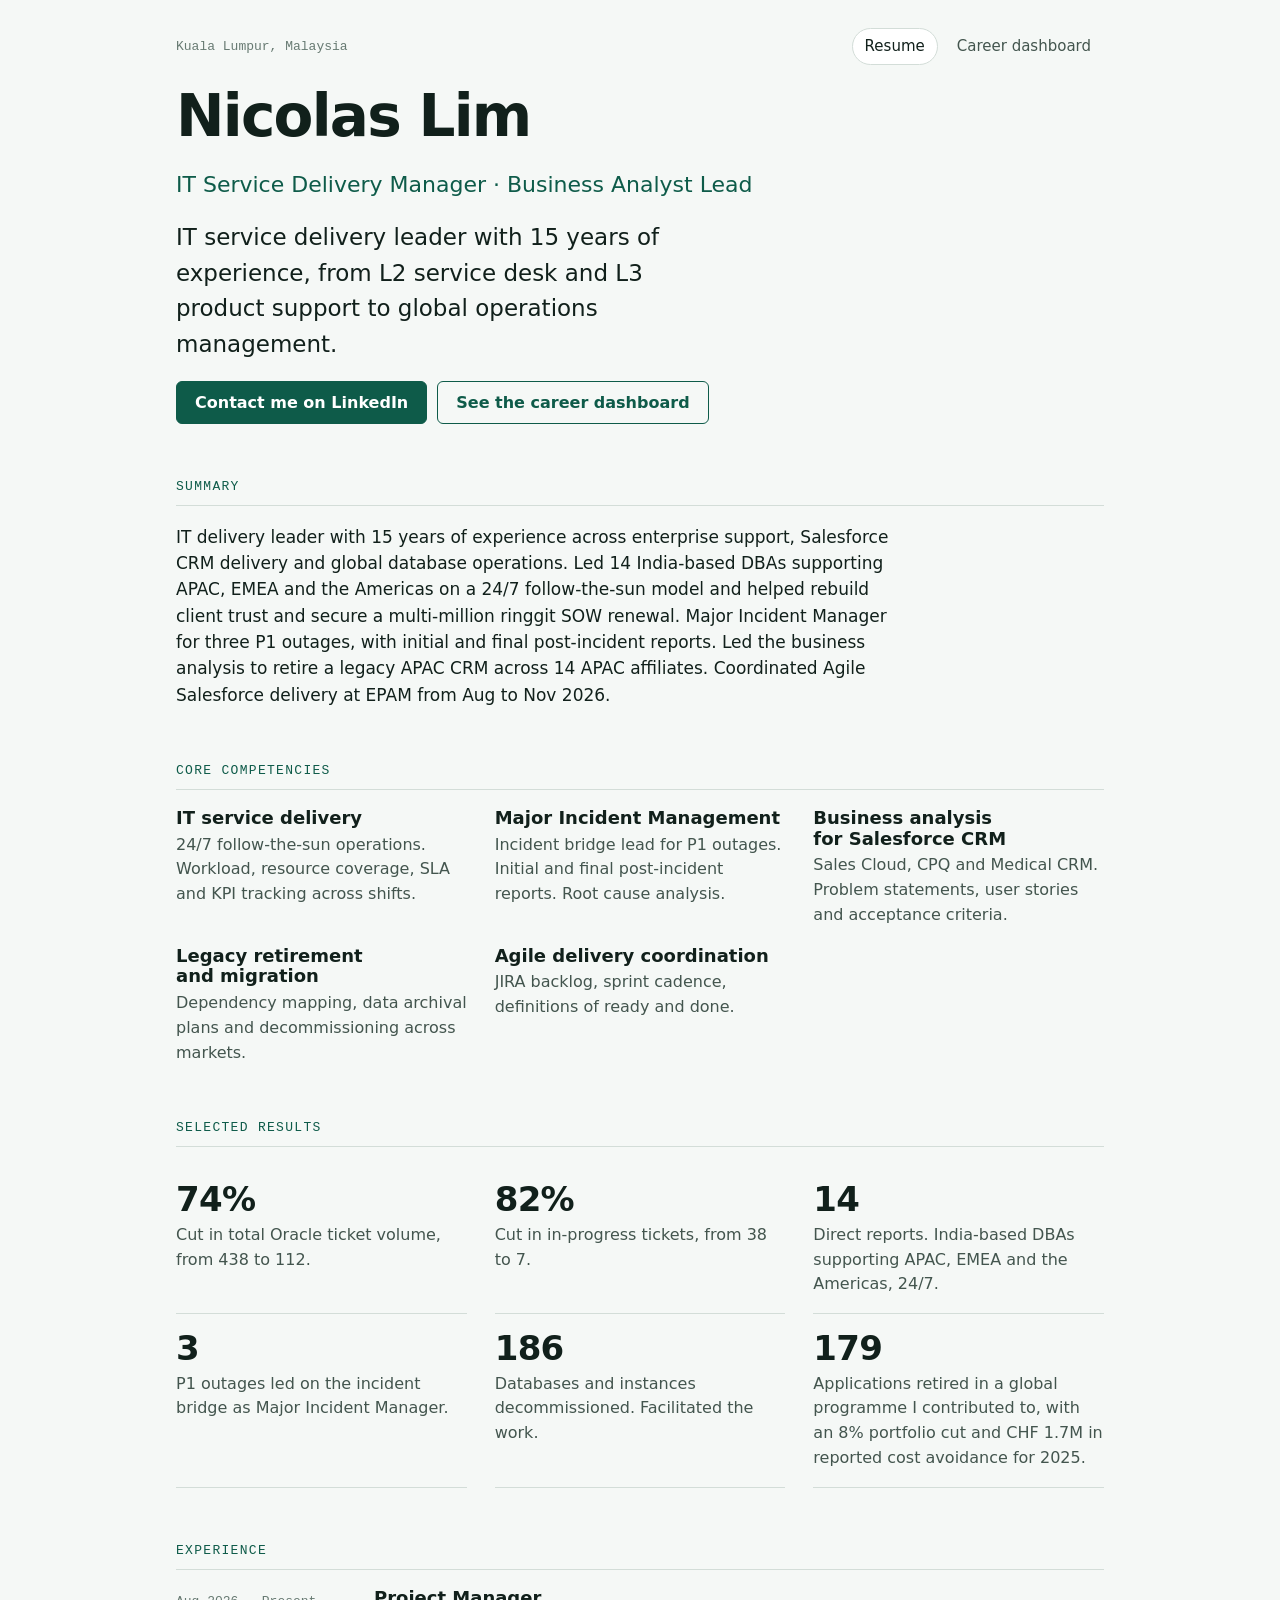
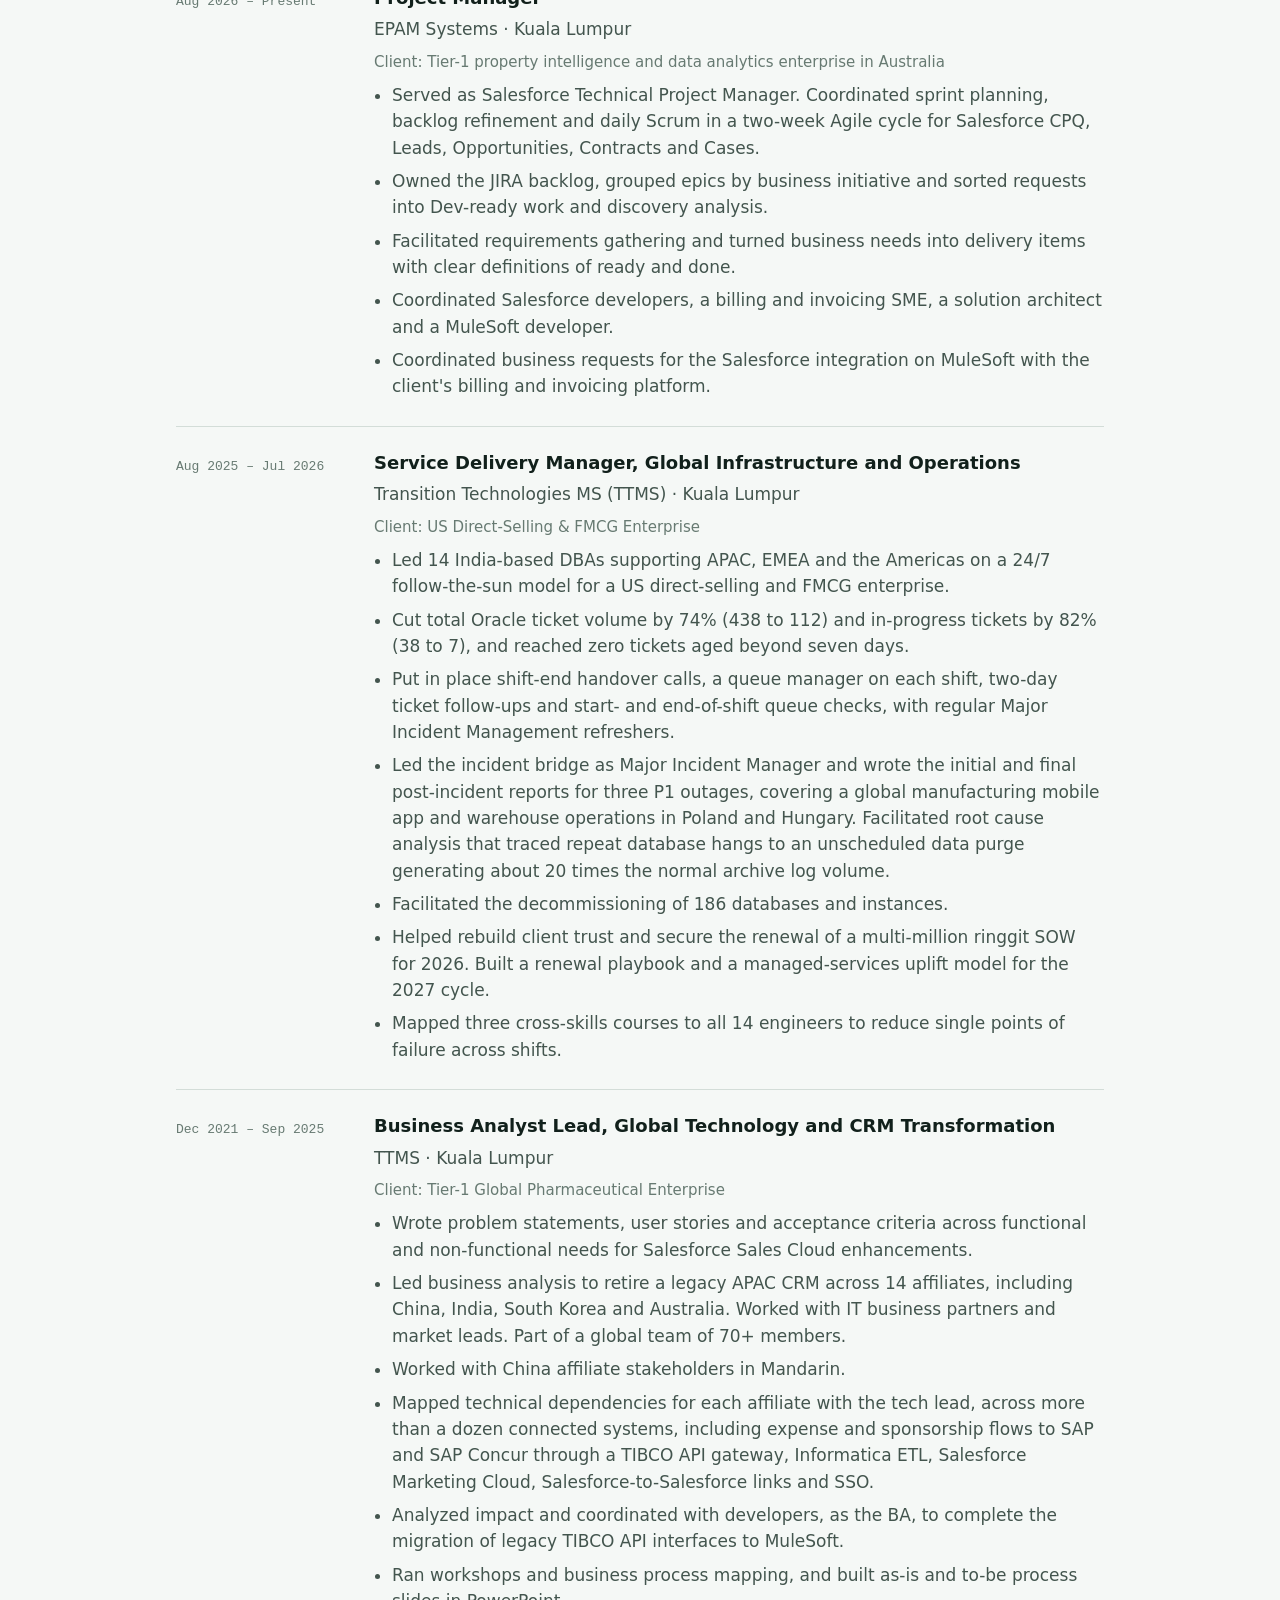
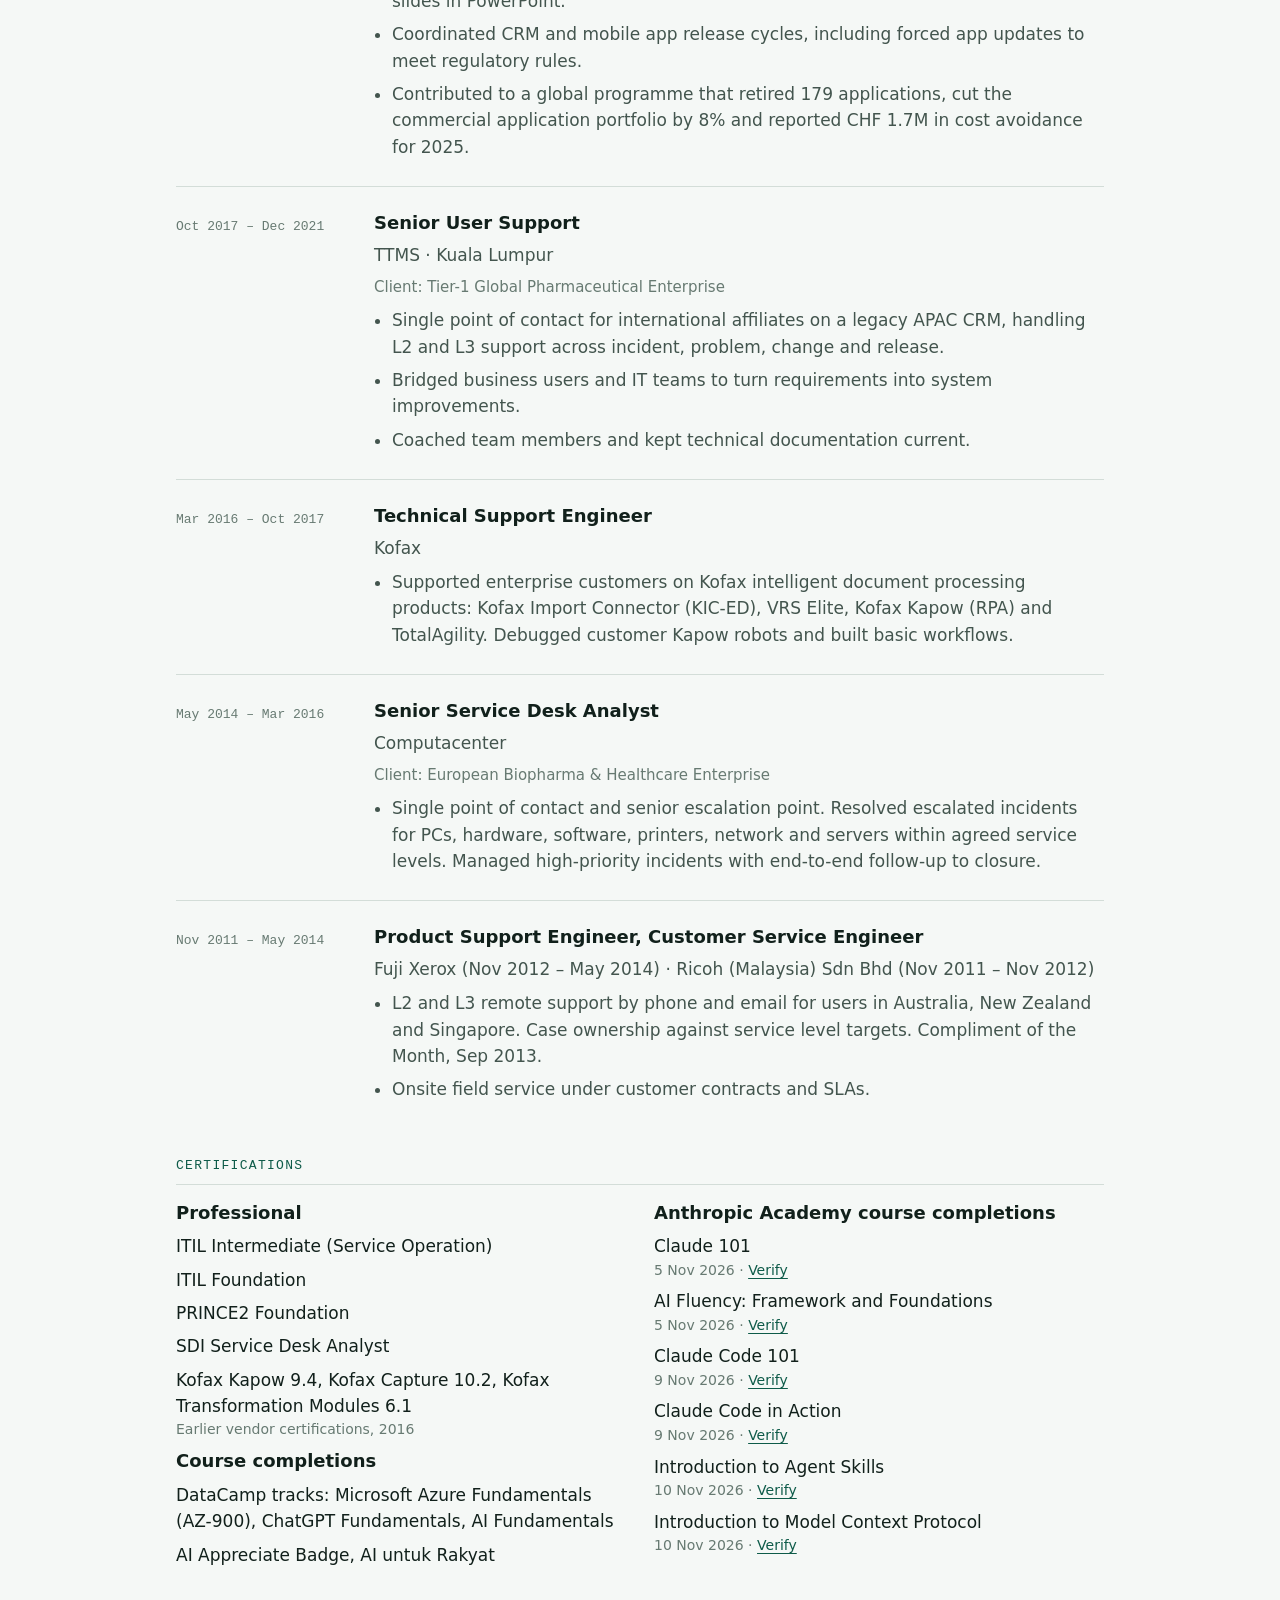
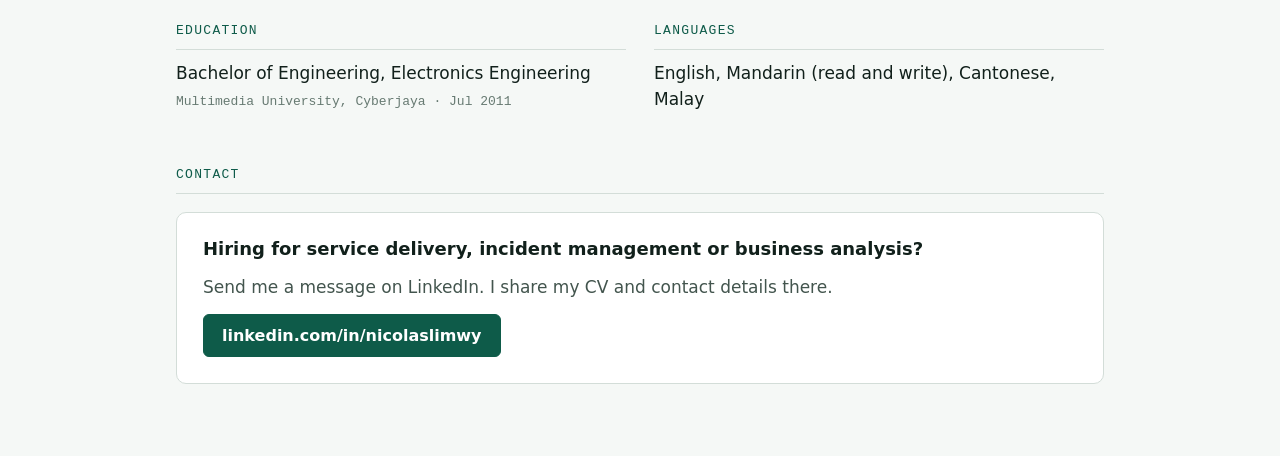
<file: docs/index.html>
<!doctype html>
<!-- Content follows the master CV. Update the master CV first, then this file. -->
<html lang="en">
<head>
<meta charset="utf-8">
<meta name="viewport" content="width=device-width, initial-scale=1, viewport-fit=cover">
<meta http-equiv="Content-Security-Policy" content="default-src 'none'; style-src 'self'; img-src 'self'; script-src 'none'; base-uri 'none'; form-action 'none'">
<meta name="referrer" content="no-referrer">
<title>Nicolas Lim Resume</title>
<meta name="description" content="Nicolas Lim. IT Service Delivery Manager and Business Analyst Lead, Kuala Lumpur.">
<link rel="stylesheet" href="assets/site.css">
</head>
<body>
<div class="wrap">
  <header>
    <div class="topnav">
      <span class="mono">Kuala Lumpur, Malaysia</span>
      <nav aria-label="Pages"><a href="index.html" aria-current="page">Resume</a><a href="dashboard.html">Career dashboard</a></nav>
    </div>
    <h1>Nicolas Lim</h1>
    <span class="role">IT Service Delivery Manager · Business Analyst Lead</span>
    <p class="core">IT service delivery leader with 15 years of experience, from L2 service desk and L3 product support to global operations management.</p>
    <div class="cta">
      <a class="btn pri" href="https://www.linkedin.com/in/nicolaslimwy" target="_blank" rel="noopener noreferrer">Contact me on LinkedIn</a>
      <a class="btn sec" href="dashboard.html">See the career dashboard</a>
    </div>
  </header>

  <section>
    <h2>Summary</h2>
    <p>IT delivery leader with 15 years of experience across enterprise support, Salesforce CRM delivery and global database operations. Led 14 India-based DBAs supporting APAC, EMEA and the Americas on a 24/7 follow-the-sun model and helped rebuild client trust and secure a multi-million ringgit SOW renewal. Major Incident Manager for three P1 outages, with initial and final post-incident reports. Led the business analysis to retire a legacy APAC CRM across 14 APAC affiliates. Coordinated Agile Salesforce delivery at EPAM from Aug to Nov 2026.</p>
  </section>

  <section>
    <h2>Core competencies</h2>
    <div class="comp">
      <div><h3>IT service delivery</h3><p>24/7 follow-the-sun operations. Workload, resource coverage, SLA and KPI tracking across shifts.</p></div>
      <div><h3>Major Incident Management</h3><p>Incident bridge lead for P1 outages. Initial and final post-incident reports. Root cause analysis.</p></div>
      <div><h3>Business analysis for Salesforce CRM</h3><p>Sales Cloud, CPQ and Medical CRM. Problem statements, user stories and acceptance criteria.</p></div>
      <div><h3>Legacy retirement and migration</h3><p>Dependency mapping, data archival plans and decommissioning across markets.</p></div>
      <div><h3>Agile delivery coordination</h3><p>JIRA backlog, sprint cadence, definitions of ready and done.</p></div>
    </div>
  </section>

  <section>
    <h2>Selected results</h2>
    <div class="results">
      <div class="res"><b>74%</b><span>Cut in total Oracle ticket volume, from 438 to 112.</span></div>
      <div class="res"><b>82%</b><span>Cut in in-progress tickets, from 38 to 7.</span></div>
      <div class="res"><b>14</b><span>Direct reports. India-based DBAs supporting APAC, EMEA and the Americas, 24/7.</span></div>
      <div class="res"><b>3</b><span>P1 outages led on the incident bridge as Major Incident Manager.</span></div>
      <div class="res"><b>186</b><span>Databases and instances decommissioned. Facilitated the work.</span></div>
      <div class="res"><b>179</b><span>Applications retired in a global programme I contributed to, with an 8% portfolio cut and CHF 1.7M in reported cost avoidance for 2025.</span></div>
    </div>
  </section>

  <section>
    <h2>Experience</h2>
    <div class="jobs">
      <div class="job">
        <span class="mono when">Aug 2026 – Present</span>
        <div class="body">
          <h3>Project Manager</h3>
          <span class="org">EPAM Systems · Kuala Lumpur</span>
          <span class="client">Client: Tier-1 property intelligence and data analytics enterprise in Australia</span>
          <ul>
            <li>Served as Salesforce Technical Project Manager. Coordinated sprint planning, backlog refinement and daily Scrum in a two-week Agile cycle for Salesforce CPQ, Leads, Opportunities, Contracts and Cases.</li>
            <li>Owned the JIRA backlog, grouped epics by business initiative and sorted requests into Dev-ready work and discovery analysis.</li>
            <li>Facilitated requirements gathering and turned business needs into delivery items with clear definitions of ready and done.</li>
            <li>Coordinated Salesforce developers, a billing and invoicing SME, a solution architect and a MuleSoft developer.</li>
            <li>Coordinated business requests for the Salesforce integration on MuleSoft with the client's billing and invoicing platform.</li>
          </ul>
        </div>
      </div>
      <div class="job">
        <span class="mono when">Aug 2025 – Jul 2026</span>
        <div class="body">
          <h3>Service Delivery Manager, Global Infrastructure and Operations</h3>
          <span class="org">Transition Technologies MS (TTMS) · Kuala Lumpur</span>
          <span class="client">Client: US Direct-Selling &amp; FMCG Enterprise</span>
          <ul>
            <li>Led 14 India-based DBAs supporting APAC, EMEA and the Americas on a 24/7 follow-the-sun model for a US direct-selling and FMCG enterprise.</li>
            <li>Cut total Oracle ticket volume by 74% (438 to 112) and in-progress tickets by 82% (38 to 7), and reached zero tickets aged beyond seven days.</li>
            <li>Put in place shift-end handover calls, a queue manager on each shift, two-day ticket follow-ups and start- and end-of-shift queue checks, with regular Major Incident Management refreshers.</li>
            <li>Led the incident bridge as Major Incident Manager and wrote the initial and final post-incident reports for three P1 outages, covering a global manufacturing mobile app and warehouse operations in Poland and Hungary. Facilitated root cause analysis that traced repeat database hangs to an unscheduled data purge generating about 20 times the normal archive log volume.</li>
            <li>Facilitated the decommissioning of 186 databases and instances.</li>
            <li>Helped rebuild client trust and secure the renewal of a multi-million ringgit SOW for 2026. Built a renewal playbook and a managed-services uplift model for the 2027 cycle.</li>
            <li>Mapped three cross-skills courses to all 14 engineers to reduce single points of failure across shifts.</li>
          </ul>
        </div>
      </div>
      <div class="job">
        <span class="mono when">Dec 2021 – Sep 2025</span>
        <div class="body">
          <h3>Business Analyst Lead, Global Technology and CRM Transformation</h3>
          <span class="org">TTMS · Kuala Lumpur</span>
          <span class="client">Client: Tier-1 Global Pharmaceutical Enterprise</span>
          <ul>
            <li>Wrote problem statements, user stories and acceptance criteria across functional and non-functional needs for Salesforce Sales Cloud enhancements.</li>
            <li>Led business analysis to retire a legacy APAC CRM across 14 affiliates, including China, India, South Korea and Australia. Worked with IT business partners and market leads. Part of a global team of 70+ members.</li>
            <li>Worked with China affiliate stakeholders in Mandarin.</li>
            <li>Mapped technical dependencies for each affiliate with the tech lead, across more than a dozen connected systems, including expense and sponsorship flows to SAP and SAP Concur through a TIBCO API gateway, Informatica ETL, Salesforce Marketing Cloud, Salesforce-to-Salesforce links and SSO.</li>
            <li>Analyzed impact and coordinated with developers, as the BA, to complete the migration of legacy TIBCO API interfaces to MuleSoft.</li>
            <li>Ran workshops and business process mapping, and built as-is and to-be process slides in PowerPoint.</li>
            <li>Coordinated CRM and mobile app release cycles, including forced app updates to meet regulatory rules.</li>
            <li>Contributed to a global programme that retired 179 applications, cut the commercial application portfolio by 8% and reported CHF 1.7M in cost avoidance for 2025.</li>
          </ul>
        </div>
      </div>
      <div class="job">
        <span class="mono when">Oct 2017 – Dec 2021</span>
        <div class="body">
          <h3>Senior User Support</h3>
          <span class="org">TTMS · Kuala Lumpur</span>
          <span class="client">Client: Tier-1 Global Pharmaceutical Enterprise</span>
          <ul>
            <li>Single point of contact for international affiliates on a legacy APAC CRM, handling L2 and L3 support across incident, problem, change and release.</li>
            <li>Bridged business users and IT teams to turn requirements into system improvements.</li>
            <li>Coached team members and kept technical documentation current.</li>
          </ul>
        </div>
      </div>
      <div class="job">
        <span class="mono when">Mar 2016 – Oct 2017</span>
        <div class="body">
          <h3>Technical Support Engineer</h3>
          <span class="org">Kofax</span>
          <ul><li>Supported enterprise customers on Kofax intelligent document processing products: Kofax Import Connector (KIC-ED), VRS Elite, Kofax Kapow (RPA) and TotalAgility. Debugged customer Kapow robots and built basic workflows.</li></ul>
        </div>
      </div>
      <div class="job">
        <span class="mono when">May 2014 – Mar 2016</span>
        <div class="body">
          <h3>Senior Service Desk Analyst</h3>
          <span class="org">Computacenter</span>
          <span class="client">Client: European Biopharma &amp; Healthcare Enterprise</span>
          <ul><li>Single point of contact and senior escalation point. Resolved escalated incidents for PCs, hardware, software, printers, network and servers within agreed service levels. Managed high-priority incidents with end-to-end follow-up to closure.</li></ul>
        </div>
      </div>
      <div class="job">
        <span class="mono when">Nov 2011 – May 2014</span>
        <div class="body">
          <h3>Product Support Engineer, Customer Service Engineer</h3>
          <span class="org">Fuji Xerox (Nov 2012 – May 2014) · Ricoh (Malaysia) Sdn Bhd (Nov 2011 – Nov 2012)</span>
          <ul>
            <li>L2 and L3 remote support by phone and email for users in Australia, New Zealand and Singapore. Case ownership against service level targets. Compliment of the Month, Sep 2013.</li>
            <li>Onsite field service under customer contracts and SLAs.</li>
          </ul>
        </div>
      </div>
    </div>
  </section>

  <section>
    <h2>Certifications</h2>
    <div class="two">
      <div>
        <h3>Professional</h3>
        <ul class="plain">
          <li>ITIL Intermediate (Service Operation)</li>
          <li>ITIL Foundation</li>
          <li>PRINCE2 Foundation</li>
          <li>SDI Service Desk Analyst</li>
          <li>Kofax Kapow 9.4, Kofax Capture 10.2, Kofax Transformation Modules 6.1<small>Earlier vendor certifications, 2016</small></li>
        </ul>
        <h3>Course completions</h3>
        <ul class="plain">
          <li>DataCamp tracks: Microsoft Azure Fundamentals (AZ-900), ChatGPT Fundamentals, AI Fundamentals</li>
          <li>AI Appreciate Badge, AI untuk Rakyat</li>
        </ul>
      </div>
      <div>
        <h3>Anthropic Academy course completions</h3>
        <ul class="plain">
          <li>Claude 101 <small>5 Nov 2026 · <a href="https://verify.skilljar.com/c/dugpzzp8sh53" target="_blank" rel="noopener noreferrer">Verify</a></small></li>
          <li>AI Fluency: Framework and Foundations <small>5 Nov 2026 · <a href="https://verify.skilljar.com/c/q8oi2emu27v9" target="_blank" rel="noopener noreferrer">Verify</a></small></li>
          <li>Claude Code 101 <small>9 Nov 2026 · <a href="https://verify.skilljar.com/c/c7dotvh4jbke" target="_blank" rel="noopener noreferrer">Verify</a></small></li>
          <li>Claude Code in Action <small>9 Nov 2026 · <a href="https://verify.skilljar.com/c/bjuuvcv8j7ks" target="_blank" rel="noopener noreferrer">Verify</a></small></li>
          <li>Introduction to Agent Skills <small>10 Nov 2026 · <a href="https://verify.skilljar.com/c/6nxxk6o7u3fu" target="_blank" rel="noopener noreferrer">Verify</a></small></li>
          <li>Introduction to Model Context Protocol <small>10 Nov 2026 · <a href="https://verify.skilljar.com/c/7mfjat5vmshj" target="_blank" rel="noopener noreferrer">Verify</a></small></li>
        </ul>
      </div>
    </div>
  </section>

  <section>
    <div class="two">
      <div>
        <h2>Education</h2>
        <p>Bachelor of Engineering, Electronics Engineering<br><span class="mono">Multimedia University, Cyberjaya · Jul 2011</span></p>
      </div>
      <div>
        <h2>Languages</h2>
        <p>English, Mandarin (read and write), Cantonese, Malay</p>
      </div>
    </div>
  </section>

  <section>
    <h2>Contact</h2>
    <div class="contact">
      <h3>Hiring for service delivery, incident management or business analysis?</h3>
      <p class="sub">Send me a message on LinkedIn. I share my CV and contact details there.</p>
      <div class="cta">
        <a class="btn pri" href="https://www.linkedin.com/in/nicolaslimwy" target="_blank" rel="noopener noreferrer">linkedin.com/in/nicolaslimwy</a>
      </div>
    </div>
  </section>
</div>
</body>
</html>
</file>
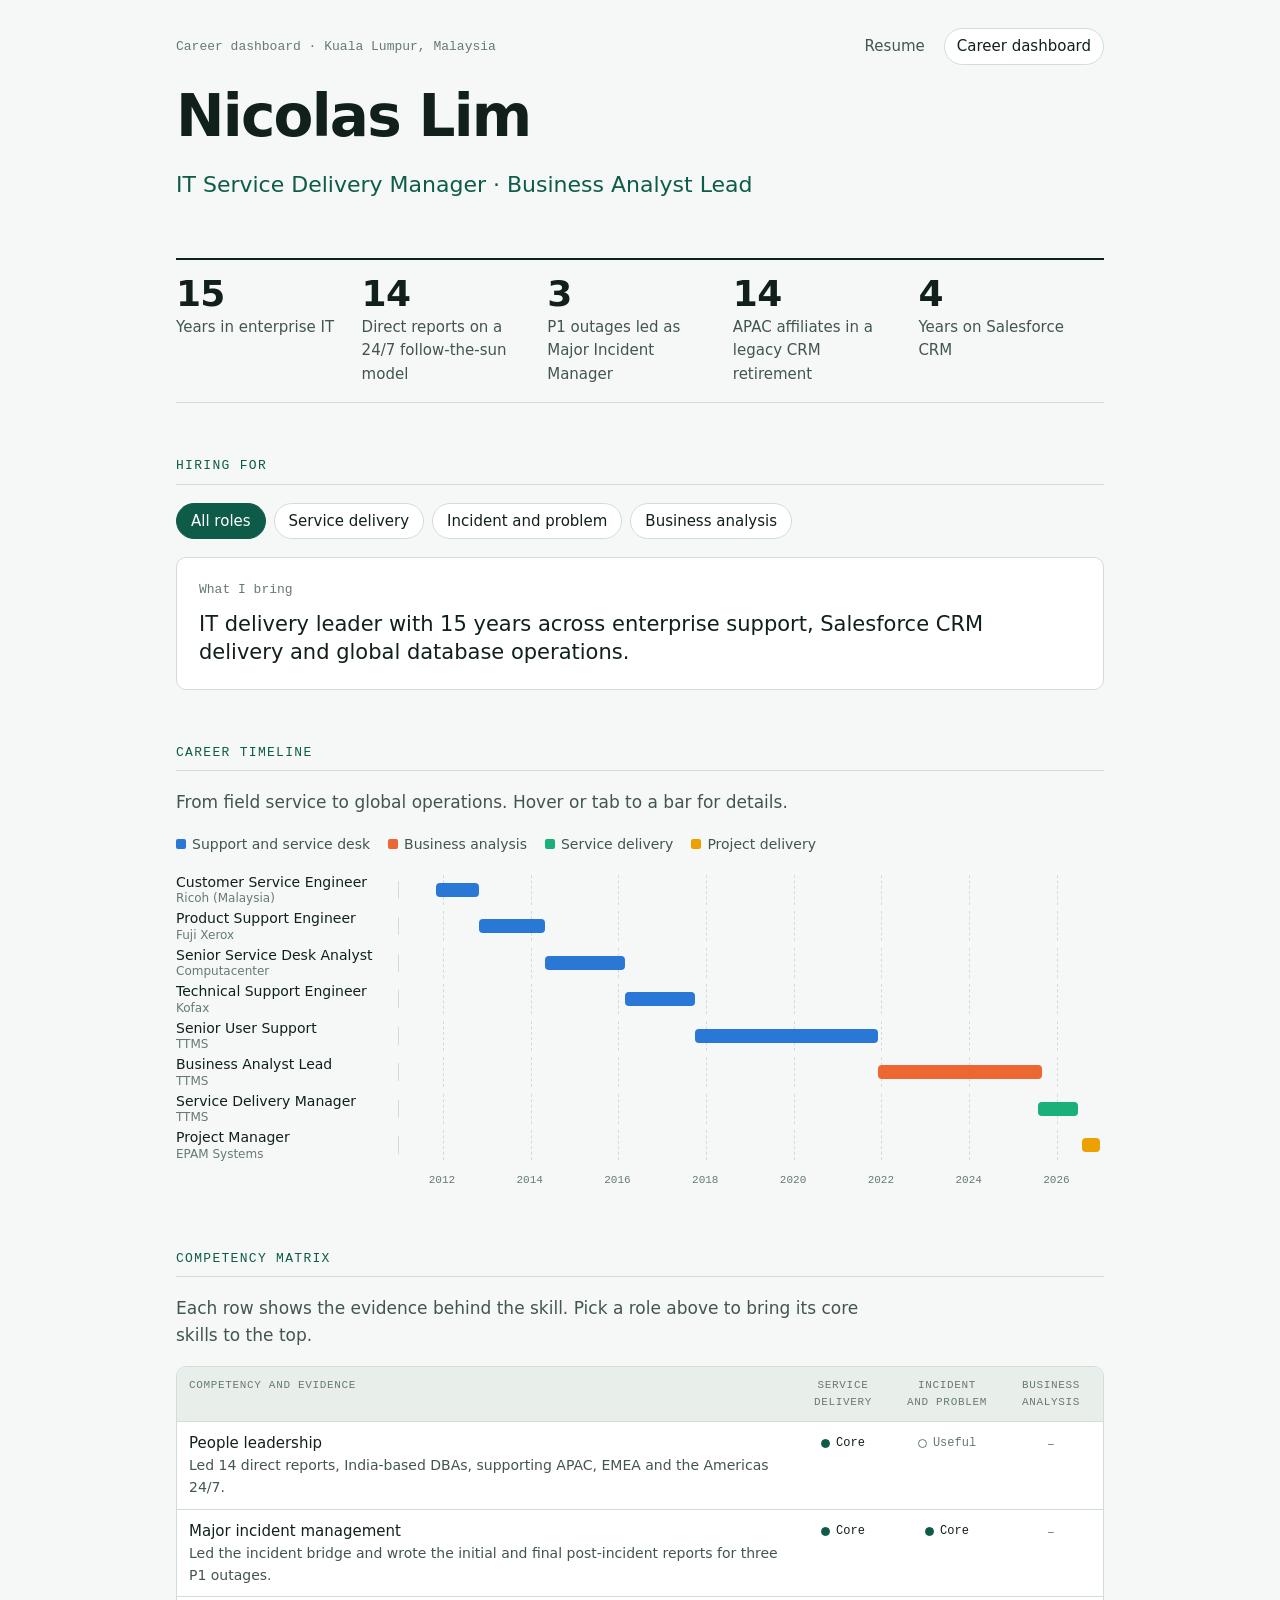
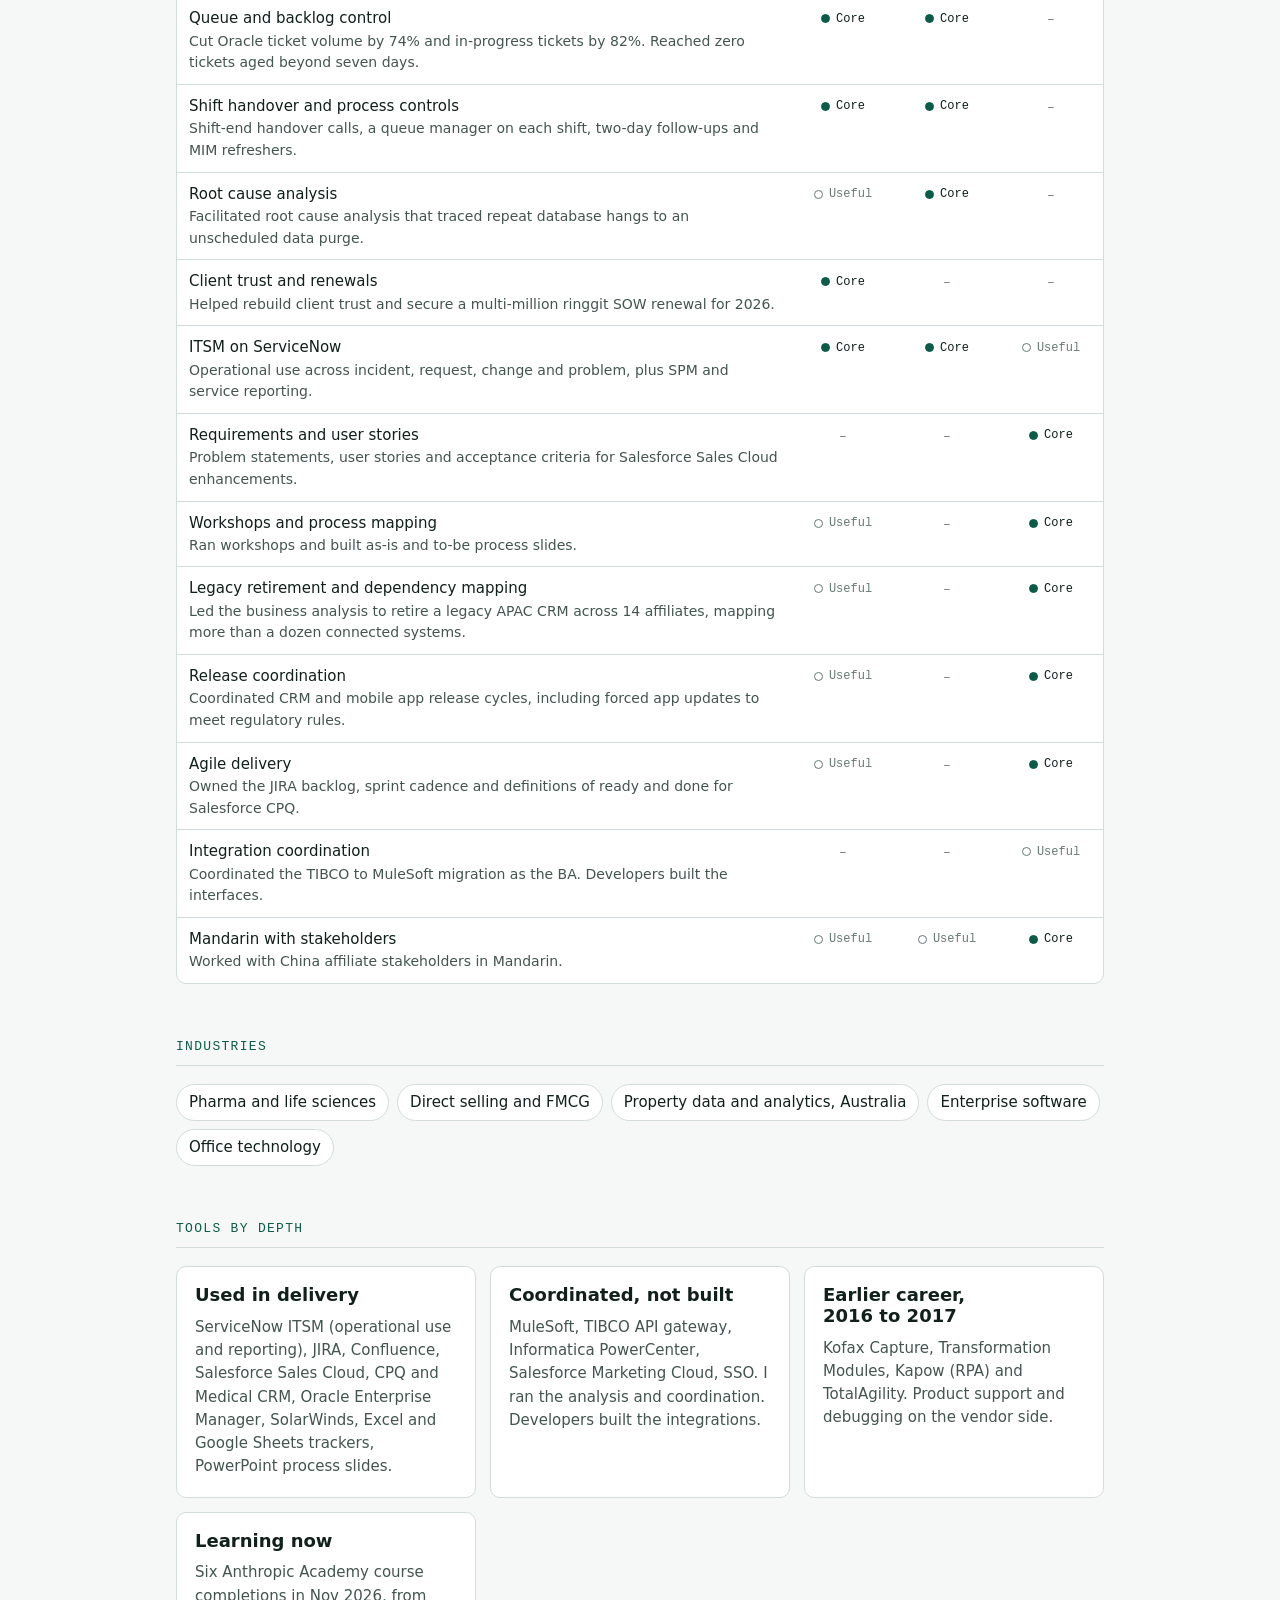
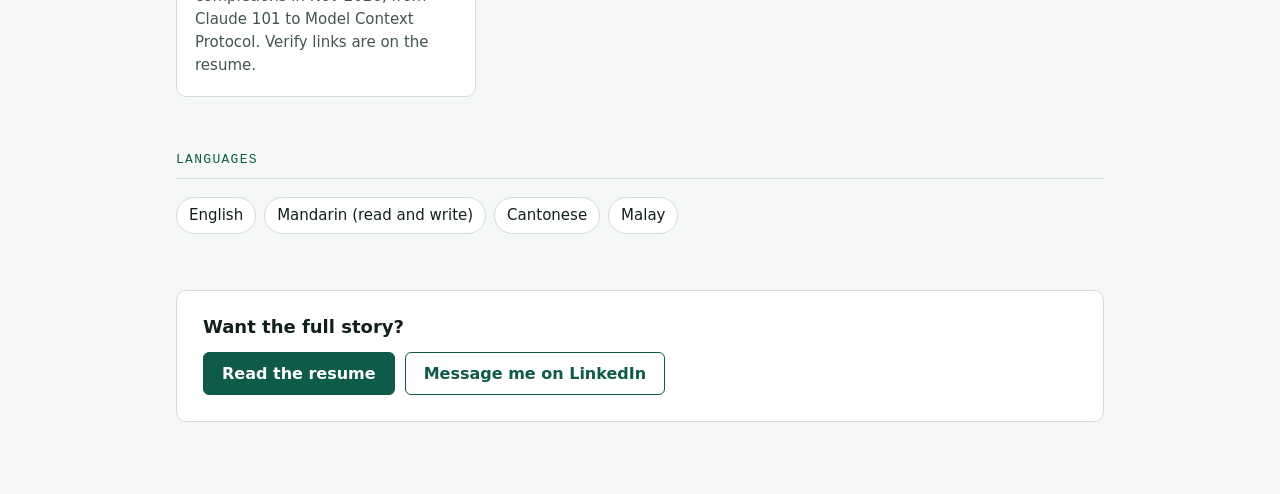
<file: docs/dashboard.html>
<!doctype html>
<!-- Content follows the master CV. Update the master CV first, then this file. -->
<html lang="en">
<head>
<meta charset="utf-8">
<meta name="viewport" content="width=device-width, initial-scale=1, viewport-fit=cover">
<meta http-equiv="Content-Security-Policy" content="default-src 'none'; style-src 'self'; img-src 'self'; script-src 'self'; base-uri 'none'; form-action 'none'">
<meta name="referrer" content="no-referrer">
<title>Nicolas Lim Career Dashboard</title>
<meta name="description" content="Career at a glance: 15 years in IT service delivery, incident management and Salesforce CRM business analysis.">
<link rel="stylesheet" href="assets/site.css">
<script src="assets/dashboard.js" defer></script>
</head>
<body>
<div class="wrap">
  <header>
    <div class="topnav">
      <span class="mono">Career dashboard · Kuala Lumpur, Malaysia</span>
      <nav aria-label="Pages"><a href="index.html">Resume</a><a href="dashboard.html" aria-current="page">Career dashboard</a></nav>
    </div>
    <h1>Nicolas Lim</h1>
    <span class="role">IT Service Delivery Manager · Business Analyst Lead</span>
  </header>

  <section aria-label="Headline numbers">
    <div class="kpis">
      <div class="kpi"><b>15</b><span>Years in enterprise IT</span></div>
      <div class="kpi"><b>14</b><span>Direct reports on a 24/7 follow-the-sun model</span></div>
      <div class="kpi"><b>3</b><span>P1 outages led as Major Incident Manager</span></div>
      <div class="kpi"><b>14</b><span>APAC affiliates in a legacy CRM retirement</span></div>
      <div class="kpi"><b>4</b><span>Years on Salesforce CRM</span></div>
    </div>
  </section>

  <section>
    <h2>Hiring for</h2>
    <div class="seg" id="lanes" role="group" aria-label="Role you are hiring for">
      <button type="button" id="lane-all" data-lane="all" aria-pressed="true">All roles</button>
      <button type="button" id="lane-sdm" data-lane="sdm" aria-pressed="false">Service delivery</button>
      <button type="button" id="lane-mim" data-lane="mim" aria-pressed="false">Incident and problem</button>
      <button type="button" id="lane-ba" data-lane="ba" aria-pressed="false">Business analysis</button>
    </div>
    <div class="pitch">
      <span class="mono" id="pitch-label">What I bring</span>
      <blockquote id="pitch">IT delivery leader with 15 years across enterprise support, Salesforce CRM delivery and global database operations.</blockquote>
    </div>
  </section>

  <section>
    <h2>Career timeline</h2>
    <p class="sub">From field service to global operations. Hover or tab to a bar for details.</p>
    <div class="legend" id="legend"></div>
    <div class="gantt" id="gantt"><p class="sub">Loading the timeline.</p></div>
  </section>

  <section>
    <h2>Competency matrix</h2>
    <p class="sub">Each row shows the evidence behind the skill. Pick a role above to bring its core skills to the top.</p>
    <div class="tablebox"><table>
      <thead><tr><th>Competency and evidence</th><th class="fit" data-col="sdm">Service delivery</th><th class="fit" data-col="mim">Incident and problem</th><th class="fit" data-col="ba">Business analysis</th></tr></thead>
      <tbody id="matrix"></tbody>
    </table></div>
  </section>

  <section>
    <h2>Industries</h2>
    <ul class="chips">
      <li>Pharma and life sciences</li>
      <li>Direct selling and FMCG</li>
      <li>Property data and analytics, Australia</li>
      <li>Enterprise software</li>
      <li>Office technology</li>
    </ul>
  </section>

  <section>
    <h2>Tools by depth</h2>
    <div class="depth">
      <div><h3>Used in delivery</h3><p>ServiceNow ITSM (operational use and reporting), JIRA, Confluence, Salesforce Sales Cloud, CPQ and Medical CRM, Oracle Enterprise Manager, SolarWinds, Excel and Google Sheets trackers, PowerPoint process slides.</p></div>
      <div><h3>Coordinated, not built</h3><p>MuleSoft, TIBCO API gateway, Informatica PowerCenter, Salesforce Marketing Cloud, SSO. I ran the analysis and coordination. Developers built the integrations.</p></div>
      <div><h3>Earlier career, 2016 to 2017</h3><p>Kofax Capture, Transformation Modules, Kapow (RPA) and TotalAgility. Product support and debugging on the vendor side.</p></div>
      <div><h3>Learning now</h3><p>Six Anthropic Academy course completions in Nov 2026, from Claude 101 to Model Context Protocol. Verify links are on the resume.</p></div>
    </div>
  </section>

  <section>
    <h2>Languages</h2>
    <ul class="chips">
      <li>English</li><li>Mandarin (read and write)</li><li>Cantonese</li><li>Malay</li>
    </ul>
  </section>

  <section>
    <div class="contact">
      <h3>Want the full story?</h3>
      <div class="cta">
        <a class="btn pri" href="index.html">Read the resume</a>
        <a class="btn sec" href="https://www.linkedin.com/in/nicolaslimwy" target="_blank" rel="noopener noreferrer">Message me on LinkedIn</a>
      </div>
    </div>
  </section>
</div>
<div class="tip" id="tip" hidden></div>
</body>
</html>
</file>
<file: docs/assets/site.css>
/* Shared styles for the public resume and career dashboard.
   Layout: service-record feel. Mono dates on a left rail, the work on the right.
   System fonts only, so the pages make no third-party requests. */
:root {
  --bg: #F5F8F6; --surface: #FFFFFF; --sunk: #E8EFEB; --line: #D3DDD8;
  --ink: #11201B; --ink2: #43554E; --ink3: #677A72;
  --accent: #0E5B49; --accent-ink: #FFFFFF;
  --s1: #2a78d6; --s2: #eb6834; --s3: #1baf7a; --s4: #eda100;
  --display: "Avenir Next", "Segoe UI Variable Display", "Segoe UI", "Helvetica Neue", system-ui, sans-serif;
  --body: system-ui, -apple-system, "Segoe UI", Roboto, "Helvetica Neue", Arial, sans-serif;
  --mono: ui-monospace, "SF Mono", Menlo, Consolas, "Liberation Mono", monospace;
  color-scheme: light;
}
@media (prefers-color-scheme: dark) { :root:not([data-theme="light"]) {
  --bg: #0D1513; --surface: #141E1B; --sunk: #1A2723; --line: #263632;
  --ink: #EAF2EE; --ink2: #B2C2BB; --ink3: #869990;
  --accent: #74D4B6; --accent-ink: #0D1513;
  --s1: #3987e5; --s2: #d95926; --s3: #199e70; --s4: #c98500;
  color-scheme: dark } }
:root[data-theme="dark"] {
  --bg: #0D1513; --surface: #141E1B; --sunk: #1A2723; --line: #263632;
  --ink: #EAF2EE; --ink2: #B2C2BB; --ink3: #869990;
  --accent: #74D4B6; --accent-ink: #0D1513;
  --s1: #3987e5; --s2: #d95926; --s3: #199e70; --s4: #c98500;
  color-scheme: dark }

*, *::before, *::after { box-sizing: border-box; }
html { -webkit-text-size-adjust: 100%; padding: env(safe-area-inset-top, 0px) 0 env(safe-area-inset-bottom, 0px); }
body { background: var(--bg); color: var(--ink); font-family: var(--body); font-size: 17px; line-height: 1.55; margin: 0; }
.wrap { max-width: 960px; margin: 0 auto; padding-block: 28px 72px;
  padding-left: max(16px, env(safe-area-inset-left, 0px)); padding-right: max(16px, env(safe-area-inset-right, 0px));
  display: flex; flex-direction: column; gap: 56px; }
section, header { display: flex; flex-direction: column; gap: 18px; min-width: 0; }
h1, h2, h3 { font-family: var(--display); margin: 0; text-wrap: balance; line-height: 1.15; }
h1 { font-size: clamp(36px, 8vw, 58px); font-weight: 700; letter-spacing: -0.03em; }
h2 { font-family: var(--mono); font-size: 13px; font-weight: 500; letter-spacing: 0.1em; text-transform: uppercase; color: var(--accent); padding-bottom: 10px; border-bottom: 1px solid var(--line); }
h3 { font-size: 18px; font-weight: 600; }
p { margin: 0; max-width: 66ch; }
ul { margin: 0; padding-left: 18px; display: flex; flex-direction: column; gap: 7px; color: var(--ink2); }
a { color: var(--accent); text-underline-offset: 3px; }
a:focus-visible, button:focus-visible, [tabindex]:focus-visible { outline: 2px solid var(--accent); outline-offset: 3px; }
.mono { font-family: var(--mono); font-size: 13px; color: var(--ink3); }
.sub { color: var(--ink2); }

.topnav { display: flex; justify-content: space-between; align-items: center; gap: 12px; flex-wrap: wrap; }
.topnav nav { display: flex; gap: 6px; }
.topnav nav a { font-size: 15px; padding: 6px 12px; border-radius: 999px; text-decoration: none; color: var(--ink2); border: 1px solid transparent; }
.topnav nav a[aria-current="page"] { border-color: var(--line); background: var(--surface); color: var(--ink); }

.role { font-family: var(--display); font-size: clamp(18px, 3.4vw, 22px); font-weight: 500; color: var(--accent); }
.core { font-size: clamp(19px, 3.2vw, 23px); max-width: 36ch; }
.cta { display: flex; flex-wrap: wrap; gap: 10px; align-items: center; }
.btn { display: inline-block; font: 600 16px var(--body); padding: 11px 18px; border-radius: 6px; text-decoration: none; border: 1px solid var(--accent); cursor: pointer; }
.btn.pri { background: var(--accent); color: var(--accent-ink); }
.btn.sec { background: transparent; color: var(--accent); }

/* Resume */
.comp { display: grid; grid-template-columns: repeat(auto-fit, minmax(240px, 1fr)); gap: 18px 28px; }
.comp div { display: flex; flex-direction: column; gap: 4px; }
.comp p { color: var(--ink2); font-size: 16px; }
.results { display: grid; grid-template-columns: repeat(auto-fit, minmax(230px, 1fr)); gap: 0 28px; }
.res { padding: 16px 0; border-bottom: 1px solid var(--line); display: flex; flex-direction: column; gap: 4px; }
.res b { font-family: var(--display); font-size: 34px; font-weight: 700; letter-spacing: -0.02em; font-variant-numeric: tabular-nums; line-height: 1.1; }
.res span { color: var(--ink2); font-size: 16px; }
.jobs { display: flex; flex-direction: column; gap: 26px; }
.job { display: grid; grid-template-columns: 170px 1fr; gap: 6px 28px; padding-bottom: 26px; border-bottom: 1px solid var(--line); }
.job:last-child { border-bottom: 0; padding-bottom: 0; }
.job .when { padding-top: 4px; }
.job .body { display: flex; flex-direction: column; gap: 8px; min-width: 0; }
.job .org { color: var(--ink2); }
.job .client { font-size: 15px; color: var(--ink3); }
.two { display: grid; grid-template-columns: repeat(auto-fit, minmax(280px, 1fr)); gap: 28px; }
.two > div { display: flex; flex-direction: column; gap: 10px; min-width: 0; }
.plain { list-style: none; padding: 0; color: var(--ink); }
.plain small { display: block; color: var(--ink3); font-size: 14px; }
.contact { background: var(--surface); border: 1px solid var(--line); border-radius: 10px; padding: 26px; display: flex; flex-direction: column; gap: 14px; }

/* Dashboard */
.kpis { display: grid; grid-template-columns: repeat(auto-fit, minmax(160px, 1fr)); border-top: 2px solid var(--ink); border-bottom: 1px solid var(--line); }
.kpi { padding: 16px 14px 16px 0; display: flex; flex-direction: column; gap: 4px; min-width: 0; }
.kpi b { font-family: var(--display); font-size: 36px; font-weight: 700; letter-spacing: -0.02em; line-height: 1; font-variant-numeric: tabular-nums; }
.kpi span { font-size: 15px; color: var(--ink2); }
.seg { display: flex; flex-wrap: wrap; gap: 8px; }
.seg button { font: 500 15px var(--body); padding: 8px 14px; border-radius: 999px; border: 1px solid var(--line); background: var(--surface); color: var(--ink); cursor: pointer; }
.seg button:hover { border-color: var(--accent); }
.seg button[aria-pressed="true"] { background: var(--accent); border-color: var(--accent); color: var(--accent-ink); }
.pitch { background: var(--surface); border: 1px solid var(--line); border-radius: 10px; padding: 22px; display: flex; flex-direction: column; gap: 10px; }
.pitch blockquote { margin: 0; font-family: var(--display); font-size: clamp(18px, 3vw, 21px); font-weight: 500; line-height: 1.35; max-width: 60ch; }

.legend { display: flex; flex-wrap: wrap; gap: 6px 18px; font-size: 14px; color: var(--ink2); }
.legend i { display: inline-block; width: 10px; height: 10px; border-radius: 2px; margin-right: 6px; vertical-align: 0; }
.c1 { background: var(--s1); } .c2 { background: var(--s2); } .c3 { background: var(--s3); } .c4 { background: var(--s4); }
.gantt { display: flex; flex-direction: column; gap: 4px; }
.grow { display: grid; grid-template-columns: 210px 1fr; gap: 12px; align-items: center; min-height: 30px; }
.grow .lbl { font-size: 14px; line-height: 1.25; min-width: 0; }
.grow .lbl small { display: block; color: var(--ink3); font-size: 12px; }
.lane { position: relative; height: 18px; border-left: 1px solid var(--line); }
.lane .gl { position: absolute; top: -6px; bottom: -6px; width: 0; border-left: 1px dashed var(--line); }
.bar { position: absolute; top: 2px; height: 14px; border-radius: 4px; min-width: 4px; cursor: default; }
.bar:hover, .bar:focus-visible { outline: 2px solid var(--ink); outline-offset: 1px; }
.axis { position: relative; height: 18px; font-family: var(--mono); font-size: 11px; color: var(--ink3); }
.axis span { position: absolute; transform: translateX(-50%); }
.tip { position: fixed; z-index: 20; pointer-events: none; background: var(--surface); color: var(--ink); border: 1px solid var(--line); border-radius: 8px; padding: 10px 12px; font-size: 14px; line-height: 1.4; max-width: 280px; box-shadow: 0 6px 20px rgb(0 0 0 / .12); }
.tip b { display: block; }
.tip span { color: var(--ink2); }

.tablebox { overflow-x: auto; border: 1px solid var(--line); border-radius: 10px; background: var(--surface); }
table { border-collapse: collapse; width: 100%; min-width: 680px; font-size: 15px; }
th, td { text-align: left; padding: 10px 12px; border-bottom: 1px solid var(--line); vertical-align: top; }
tbody tr:last-child td { border-bottom: 0; }
thead th { font-family: var(--mono); font-size: 11px; font-weight: 500; letter-spacing: 0.06em; text-transform: uppercase; color: var(--ink3); background: var(--sunk); }
th.fit, td.fit { text-align: center; width: 104px; }
.hl { background: var(--sunk); }
th.hl { color: var(--accent); }
td .ev { color: var(--ink2); font-size: 14px; }
.dot { display: inline-flex; align-items: center; gap: 6px; font-family: var(--mono); font-size: 12px; color: var(--ink3); white-space: nowrap; }
.dot::before { content: ""; width: 9px; height: 9px; border-radius: 50%; border: 1.5px solid var(--ink3); }
.dot.core { color: var(--ink); font-weight: 500; }
.dot.core::before { background: var(--accent); border-color: var(--accent); }
tr.dim td:not(.fit) { opacity: .5; }

.chips { display: flex; flex-direction: row; flex-wrap: wrap; gap: 8px; list-style: none; padding: 0; }
.chips li { font-size: 15px; padding: 6px 12px; border-radius: 999px; background: var(--surface); border: 1px solid var(--line); color: var(--ink); }
.depth { display: grid; grid-template-columns: repeat(auto-fit, minmax(260px, 1fr)); gap: 14px; }
.depth > div { background: var(--surface); border: 1px solid var(--line); border-radius: 10px; padding: 18px; display: flex; flex-direction: column; gap: 10px; }
.depth p { font-size: 15px; color: var(--ink2); }

@media (max-width: 640px) {
  .job { grid-template-columns: 1fr; }
  .wrap { gap: 44px; padding-block: 20px 56px; }
  .grow { grid-template-columns: 120px 1fr; gap: 8px; }
  .grow .lbl small { display: none; }
}
@media (prefers-reduced-motion: reduce) { * { transition: none !important; animation: none !important; } }
</file>
